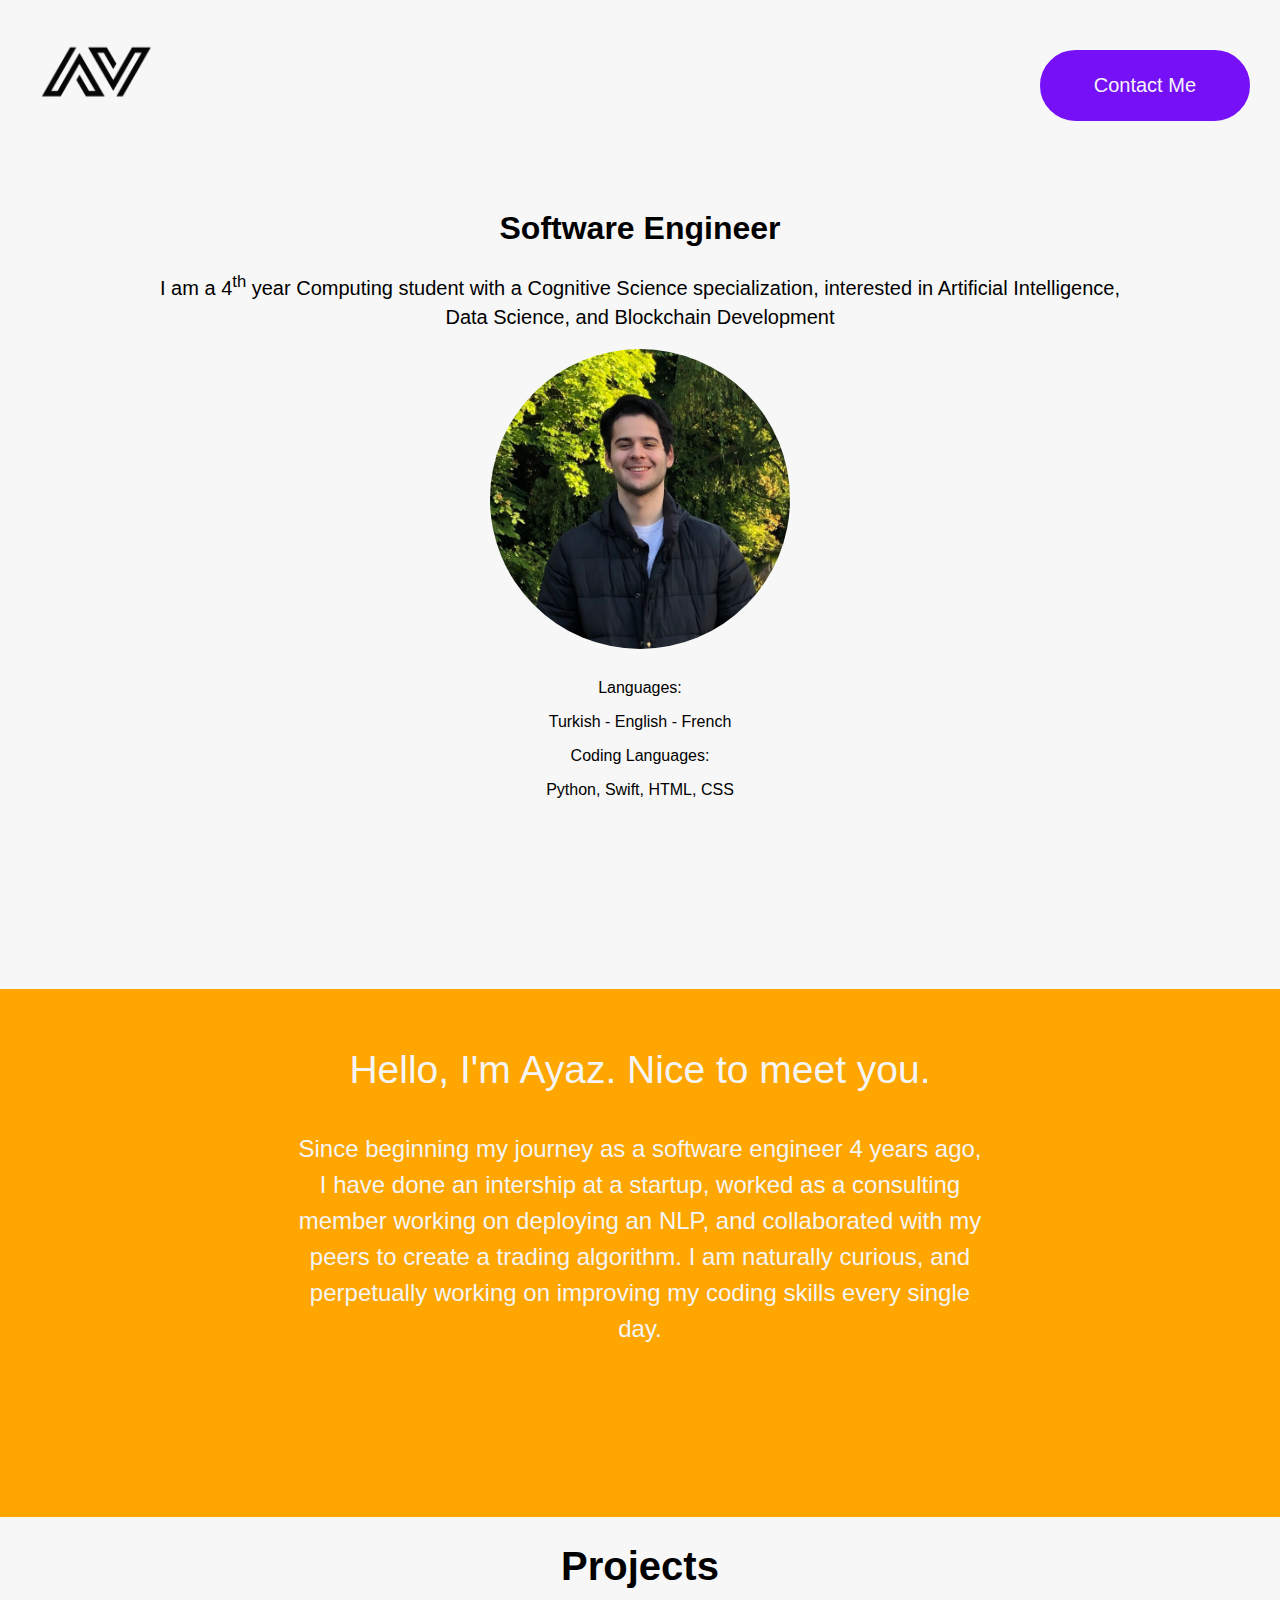
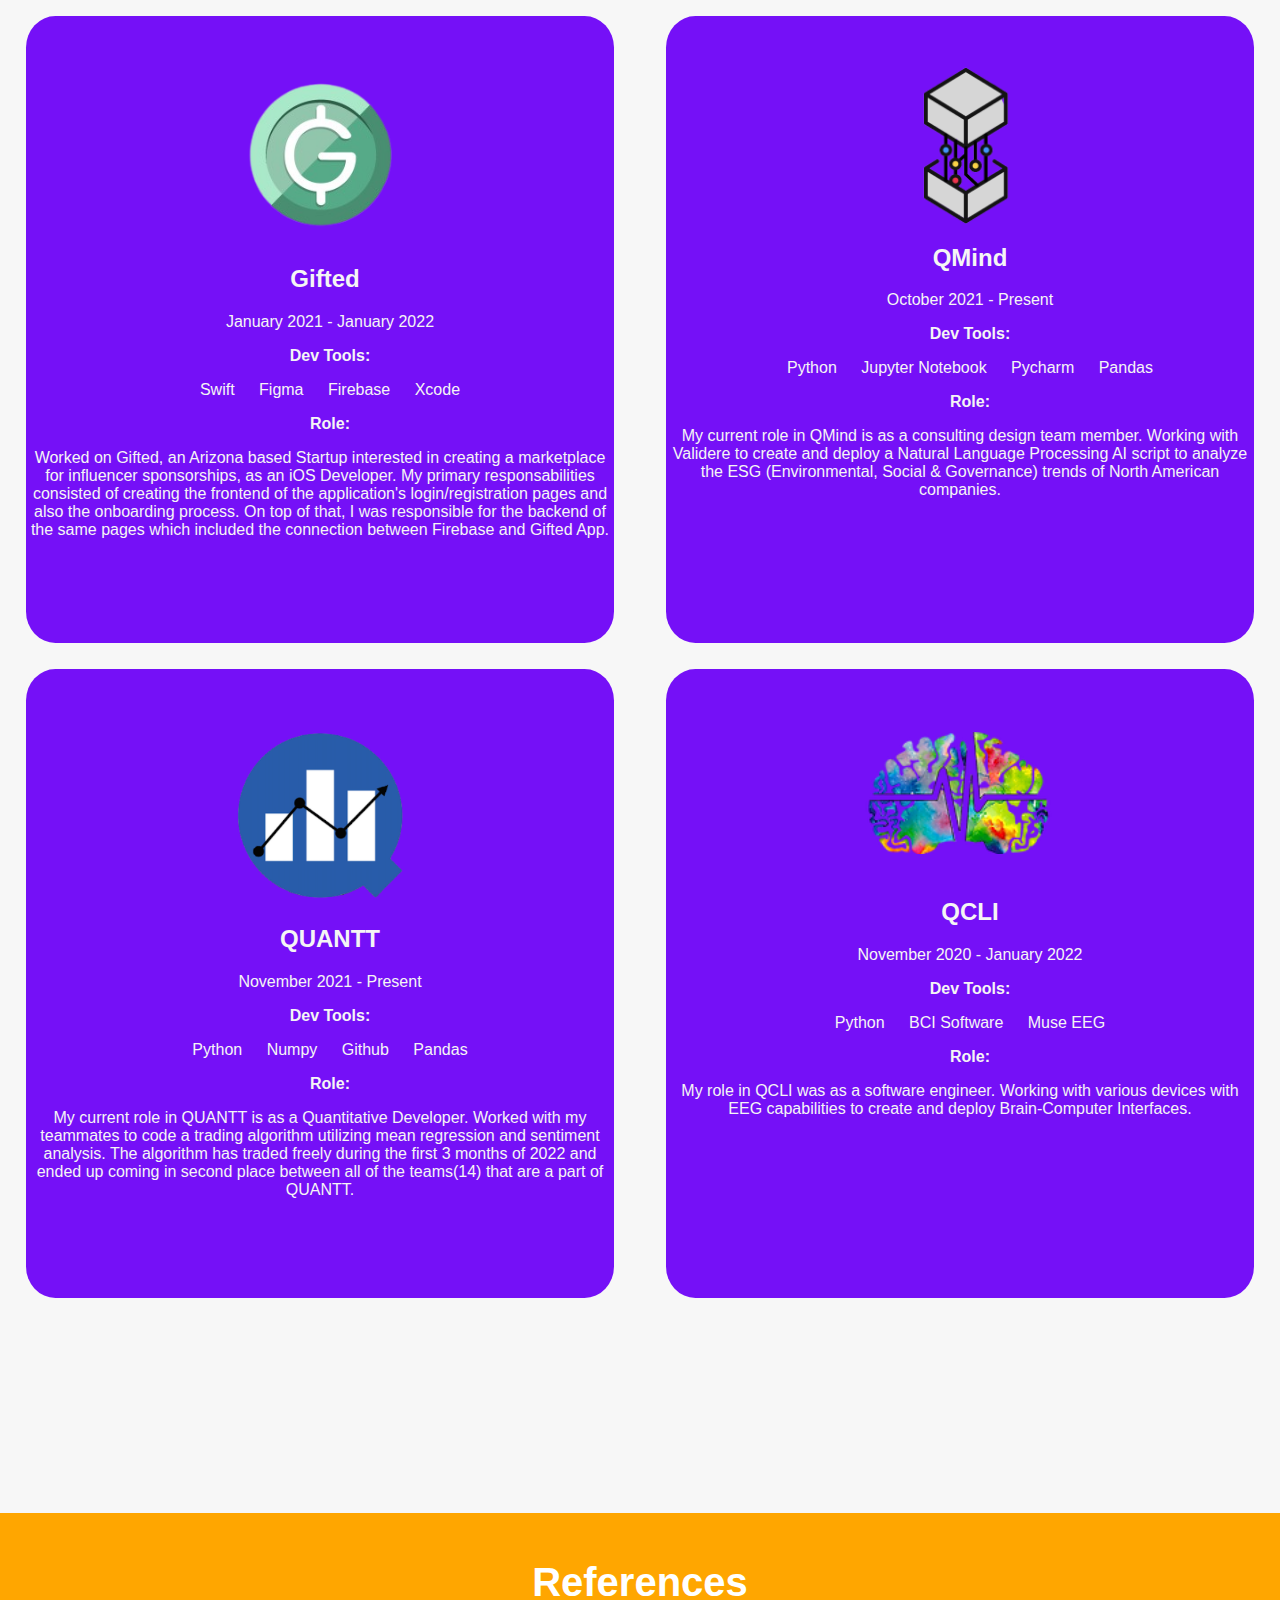
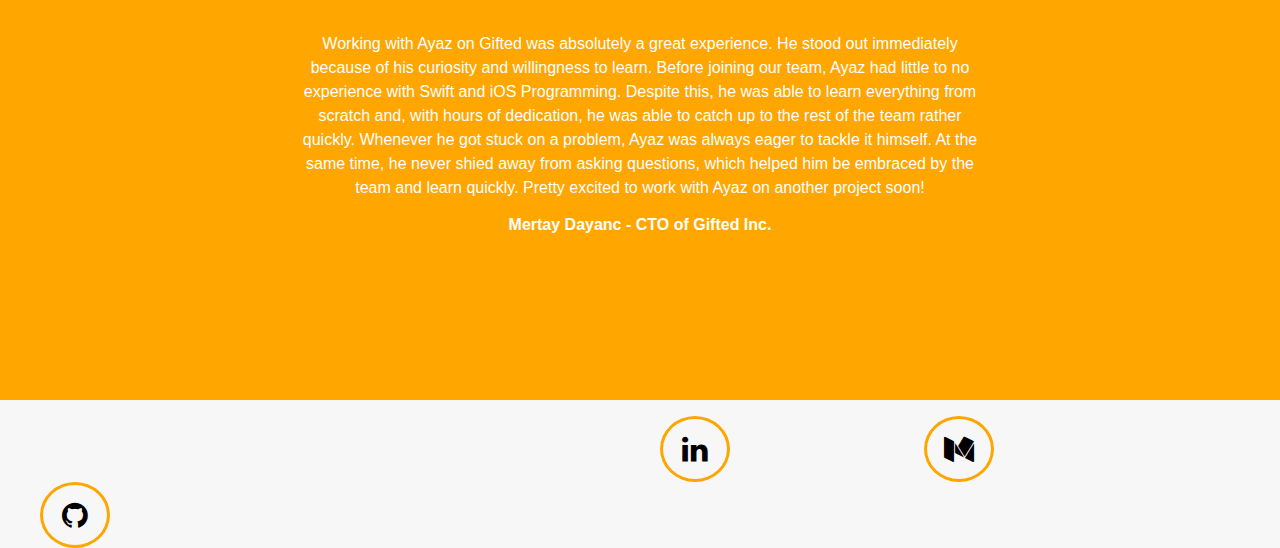
<file: index.html>
<link rel="stylesheet" href="https://cdnjs.cloudflare.com/ajax/libs/font-awesome/4.7.0/css/font-awesome.min.css">
<!DOCTYPE html>
<html>
    <head>
        <title>Ayaz Vural</title>
        <link rel="stylesheet" href="styles.css">
        <meta name="viewport" content="width=device-width, initial-scale=0.5">

    </head>
    <body>

        <div id="logo">
            
            <img  src="Assets/ayaz_vural_logo.png" width="120">
        </div>

        <div>
            <a href="contact_me.html">
                <input id="contact-me-button" type="submit" value="Contact Me">
            </a>
        </div>

        <section>
            <h1 class="hero-section"> Software Engineer </h1>
            <h2 style="margin-left: 12%; margin-right: 12%;" class="second-line">I am a 4<sup>th</sup> year Computing student with a Cognitive Science specialization, interested
                in Artificial Intelligence, Data Science, and Blockchain Development
            </h2>
            <img class="profile-picture" src="Assets/hero_sec_pic.png">
            <p style="text-align: center; font-weight: 300; margin-top: 30px;">Languages: </p>
            <p style="text-align: center; font-weight: lighter;">Turkish - English - French</p>
            <p style="text-align: center;font-weight: 300;">Coding Languages:</p>
            <p style="text-align: center; font-weight: lighter;">Python, Swift, HTML, CSS</p>
        <section>

        <section class="section-2">
            <h3 class="introduction-title">Hello, I'm Ayaz. Nice to meet you.</h3>
            <h2 class="introduction-paragraph">
                Since beginning my journey as a software engineer 4 years ago, I have done an intership
at a startup, worked as a consulting member working on deploying an NLP, and collaborated
with my peers to create a trading algorithm. I am naturally curious, and perpetually working
on improving my coding skills every single day.
            </h2>
        </section>



        <section class="projects" ">
            <h1 style="text-align: center; font-size: 40px;"> Projects</h1>
        <div class="row">
            <div class="column gifted" style="background-color: #7510F7 ; border-radius: 5%; padding-top: 4%; padding-bottom: 6.5%; margin-bottom: 2%;">
                <!-- Gifted logo here-->
                <img src="Assets/gifted_logo-removebg-preview.png" style="width: 178; background-color: transparent;">
                <h2 style="background-color: transparent; padding-left: 10px;"> Gifted</h2>
                <p style="background-color: transparent; padding-left: 20px;font-weight: lighter;"> January 2021 - January 2022 </p>
                <p style="background-color: transparent; padding-left: 20px; font-weight: bold;">Dev Tools:</p>
                <ul style="background-color: transparent; padding-left: 20px;">
                    <li style="background-color: transparent; font-weight: 300;"> Swift</li>
                    <li style="background-color: transparent; padding-left: 20px;font-weight: 300;"> Figma</li>
                    <li style="background-color: transparent; padding-left: 20px;font-weight: 300;"> Firebase</li>
                    <li style="background-color: transparent; padding-left: 20px;font-weight: 300;"> Xcode</li>
                </ul>
                <p style="background-color: transparent; padding-left: 20px; font-weight: bold;"> Role: </p>
                <p style="background-color: transparent; padding-left: 5px; padding-right: 5px; font-weight: 300;">
                    Worked on Gifted, an Arizona based Startup interested in creating a marketplace for influencer
                    sponsorships, as an iOS Developer. My primary responsabilities consisted of creating the frontend of the
                    application's login/registration pages and also the onboarding process. On top of that, I was responsible
                    for the backend of the same pages which included the connection between Firebase and Gifted App.
                </p>
            </div>
            <div class="column qmind" style="background-color: #7510F7; border-radius: 5%; padding-top: 4%; padding-bottom: 10%; margin-bottom: 2%;">
                <!-- Qmind logo here-->
                <img src="Assets/QMINDlogo-removebg-preview-2.png" style="background-color: transparent; width: 100; padding-left: 2%;">
                <h2 style="background-color: transparent; padding-left: 20px;"> QMind</h2>
                <p style="background-color: transparent; padding-left: 20px; font-weight: lighter;"> October 2021 - Present</p>
                <p style="background-color: transparent; padding-left: 20px; font-weight: bold;">Dev Tools:</p>
                <ul style="background-color: transparent; padding-left: 20px;">
                    <li style="background-color: transparent; font-weight: 300;"> Python</li>
                    <li style="background-color: transparent; padding-left: 20px;font-weight: 300;"> Jupyter Notebook</li>
                    <li style="background-color: transparent; padding-left: 20px;font-weight: 300;"> Pycharm</li>
                    <li style="background-color: transparent; padding-left: 20px;font-weight: 300;"> Pandas</li>
                </ul>
                <p style="background-color: transparent; padding-left: 20px; font-weight: bold;"> Role: </p>
                <p style="background-color: transparent; padding-left: 5px; padding-right: 5px; font-weight: 300;">
                    My current role in QMind is as a consulting design team member. Working with Validere
                    to create and deploy a Natural Language Processing AI script to analyze the ESG (Environmental, Social & Governance)
                    trends of North American companies.
                </p>
            </div>
        </div>

        <div class="row">
            <div class="column quantt" style="background-color:#7510F7;border-radius: 5%; padding-top: 4%; padding-bottom: 6.5%; margin-bottom: 2%;">
                <img src="Assets/Screen_Shot_2022-01-19_at_2.05.45_PM-removebg-preview.png" style="background-color: transparent; width: 178">
                <h2 style="background-color: transparent; padding-left: 20px;"> QUANTT</h2>
                <p style="background-color: transparent; padding-left: 20px; font-weight: lighter;"> November 2021 - Present</p>
                <p style="background-color: transparent; padding-left: 20px; font-weight: bold;">Dev Tools:</p>
                <ul style="background-color: transparent; padding-left: 20px;">
                    <li style="background-color: transparent; font-weight: 300;"> Python</li>
                    <li style="background-color: transparent; padding-left: 20px;font-weight: 300;"> Numpy</li>
                    <li style="background-color: transparent; padding-left: 20px;font-weight: 300;"> Github</li>
                    <li style="background-color: transparent; padding-left: 20px;font-weight: 300;"> Pandas</li>
                </ul>
                <p style="background-color: transparent; padding-left: 20px; font-weight: bold;"> Role: </p>
                <p style="background-color: transparent; padding-left: 5px; padding-right: 5px; font-weight: 300;">
                    My current role in QUANTT is as a Quantitative Developer. Worked with my teammates to code a trading algorithm utilizing
                    mean regression and sentiment analysis. The algorithm has traded freely during the first 3 months of 2022 and ended up coming
                    in second place between all of the teams(14) that are a part of QUANTT.
                </p>
            </div>
            <div class="column qcli " style="background-color:#7510F7; border-radius: 5%; padding-top: 4%; padding-bottom: 6.5%; margin-bottom: 2%;">
                <img src="Assets/qcli_logo.png" style="background-color: transparent; width: 200; padding-bottom: 4%; padding-top: 2%;">
                <h2 style="background-color: transparent; padding-left: 20px;"> QCLI</h2>
                <p style="background-color: transparent; padding-left: 20px; font-weight: lighter;"> November 2020 - January 2022</p>
                <p style="background-color: transparent; padding-left: 20px; font-weight: bold;">Dev Tools:</p>
                <ul style="background-color: transparent; padding-left: 20px;">
                    <li style="background-color: transparent; font-weight: 300;"> Python</li>
                    <li style="background-color: transparent; padding-left: 20px;font-weight: 300;"> BCI Software</li>
                    <li style="background-color: transparent; padding-left: 20px;font-weight: 300;"> Muse EEG</li>

                </ul>
                <p style="background-color: transparent; padding-left: 20px; font-weight: bold;"> Role: </p>
                <p style="background-color: transparent; padding-left: 5px; padding-right: 5px; font-weight: 300;">
                    My role in QCLI was as a software engineer. Working with various devices with EEG capabilities
                    to create and deploy Brain-Computer Interfaces.
                </p>
            </div>
        </div>
        </section>

        <section class="section-3">
            <h1 style="text-align: center; font-size: 40px; background-color: transparent; color: white;;">References</h1>
            <p class="reference-text" style="background-color: transparent; color: white;">Working with Ayaz on Gifted was absolutely a great experience. He stood out immediately
                because of his curiosity and willingness to learn. Before joining our team, Ayaz had
                little to no experience with Swift and iOS Programming. Despite this, he was able to
                learn everything from scratch and, with hours of dedication, he was able to catch up
                to the rest of the team rather quickly. Whenever he got stuck on a problem, Ayaz was
                always eager to tackle it himself. At the same time, he never shied away from asking
                questions, which helped him be embraced by the team and learn quickly. Pretty excited
                to work with Ayaz on another project soon!</p>
            <p style="font-weight: 600; text-align: center; background-color: transparent; color: white;"> Mertay Dayanc - CTO of Gifted Inc.</p>
        </section>



        <footer>
            <ul class="social-media">
                <li> <a target="_blank" href="https://www.linkedin.com/in/ayazvural/" class="fa fa-linkedin"></a> </li>
                <li> <a target= "_blank" href="https://medium.com/@ayazvural" class="fa fa-medium"></a> </li>
                <li> <a target="_blank" href="https://github.com/ayazzy" class="fa fa-github"></a></li>
                
            </ul>

        </footer>



    </body>

</html>
</file>
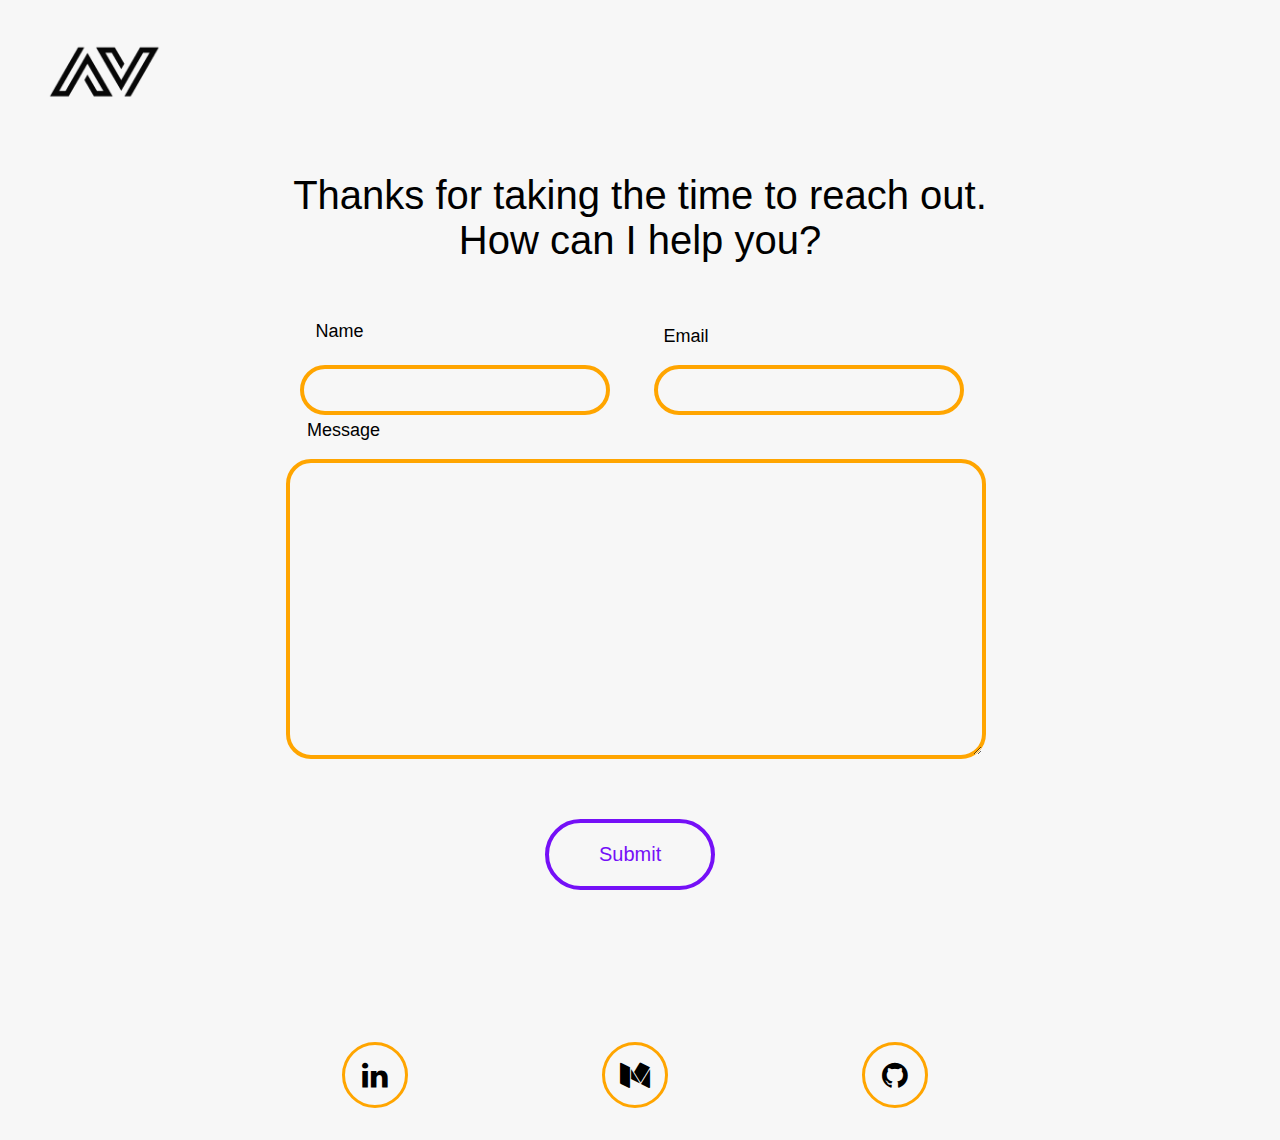
<file: contact_me.html>
<!-- Add icon library -->
<link rel="stylesheet" href="https://cdnjs.cloudflare.com/ajax/libs/font-awesome/4.7.0/css/font-awesome.min.css">




<!DOCTYPE html>
<html>
    <head>
        <title> Say Hello | Ayaz Vural</title>
        <link rel="stylesheet" href="contact_styles.css">
        <meta name="Description" content="This is a description">
    </head>

    <body>
        <div>
        <div>
            <div id="logo">
                <a href="index.html"><img  src="Assets/ayaz_vural_logo.png" width="120"> </a>
            </div>

           
        </div>

        <p id="main-text">Thanks for taking the time to reach out. <br> How can I help you?</p>
        <div id="wrapper">
            <form class="form-inline">

                    <div id="left-block" class="form-group all-of-them">
                        <p id="name-text"> Name</p>
                        <input id="name-field" class="form-control" type="text">
                    </div>

                    <div id="right-block" class="form-group all-of-them">
                        <p id="email-text"> Email </p>
                        <input id="email-field" class="form-control" type="email">
                    </div>

                    <div class="all-of-them">
                        <p id="message-text"> Message</p>
                        <textarea id="message-field"> </textarea>

                    </div>
                   
                        <button id="button" type="submit" onclick="alert('You pressed the button!')"> Submit </button>
                   
                    


            </form>




        <footer>
            <ul class="social media">
                <li> <a target="_blank" href="https://www.linkedin.com/in/ayazvural/" class="fa fa-linkedin"></a> </li>
                <li> <a target= "_blank" href="https://medium.com/@ayazvural" class="fa fa-medium"></a> </li>
                <li> <a target="_blank" href="https://github.com/ayazzy" class="fa fa-github"></a></li>
                
            </ul>
        </footer>
    </div>

    </body>
</html>
</file>
<file: styles.css>
@import url('https://fonts.googleapis.com/css2?family=Quicksand&display=swap');

/* THIS FILE CORRESPONDS TO ABOUT.HTML */ 

/* This is the everything tag, it applies to everything on the screen  */

* {
    background-color: rgb(247, 247, 247);
    font-family: -apple-system, BlinkMacSystemFont, 'Segoe UI', Roboto, Oxygen, Ubuntu, Cantarell, 'Open Sans', 'Helvetica Neue', sans-serif;
    box-sizing: border-box;

}
html, body {
    margin: 0px;
    padding: 0px;
    
}


.column {
    float: left;
    width: 46%;
   
    }

    .row {
    content: "";
    display: flex;
    clear: both;
    }


#contact-me-button {
  
    position: absolute;
    top: 50px;
    right: 30px;
    
    
    border: 4px solid;
    background-color:#7510F7 ;
    border-color: #7510F7;
    color: whitesmoke;
    border-radius: 290486px;
    padding-left: 50px;
    padding-right: 50px;
    padding-top: 20px;
    padding-bottom: 20px;
    font-size: 20px;
    
}

#logo {
    margin-top: 3%;
    margin-left: 3%;
}


.hero-section {
    font-family: -apple-system, BlinkMacSystemFont, 'Segoe UI', Roboto, Oxygen, Ubuntu, Cantarell, 'Open Sans', 'Helvetica Neue', sans-serif;
    text-align: center;
    position: relative;
    margin-top: 100px;
}

.second-line {
    font-family: -apple-system, BlinkMacSystemFont, 'Segoe UI', Roboto, Oxygen, Ubuntu, Cantarell, 'Open Sans', 'Helvetica Neue', sans-serif;
    text-align: center;
    font-size: 20px;
    font-weight: 300;
    line-height: 1.5;
}

.profile-picture {
    border-radius: 50%;
    width: 300;
    display: block;
    margin-left: auto;
    margin-right: auto;
}


.back-button {
    margin-top: -6.8%;
    margin-left: 95%;
}




.section-2 {
    background-color: rgb(255, 166, 0);
    margin-top: 190px;
    padding: 20px;
    padding-bottom: 150px;
}

.section-3 {
    background-color: rgb(255, 166, 0);
    margin-top: 190px;
    padding: 20px;
    padding-bottom: 150px;
}

.introduction-title {
    background-color: transparent;
    color: whitesmoke;
    font-size: 39px;
    font-weight:lighter;
    text-align: center;
    font-family: -apple-system, BlinkMacSystemFont, 'Segoe UI', Roboto, Oxygen, Ubuntu, Cantarell, 'Open Sans', 'Helvetica Neue', sans-serif;
    
    
}

.introduction-paragraph {
    background-color: transparent;
    color: whitesmoke;
    text-align: center;
    margin-left: 22%;
    margin-right: 22%;
    font-weight: 200;
    line-height: 1.5;
}

.reference-text {
    background-color: transparent;
    color: whitesmoke;
    text-align: center;
    margin-left: 22%;
    margin-right: 22%;
    font-weight: 200;
    line-height: 1.5;
}
.gifted {
    color: whitesmoke;
    text-align: center !important;
    margin-left: 2%;
    margin-right: 4%;
    min-width: 45%;
}

.qmind {
    color: whitesmoke;
    text-align: center !important;
    min-width: 45%;

}

.quantt {
    color: whitesmoke;
    text-align: center !important;
    margin-left: 2%;
    margin-right: 4%;
    min-width: 45%;
}

.qcli {
    color: whitesmoke;
    text-align: center !important;
    min-width: 45%;
}




li {
    display: inline-block;
    
    
    
}
   
footer {
    
    bottom: 20px;
    width: 100%;
    height: 90px;
    
    
}
.fa {
    
    padding: 15px;
    margin-right: 190px;
    font-size: 30px;
    width: 70px;
    text-align: center;
    text-decoration: none;
    border-radius: 90%;
    color: black;
    border-color: orange;
    border: 3px solid;
    border-color: orange;
    
    
  }






.fa-linkedin{
    margin-left: 620px;

}
</file>
<file: contact_styles.css>
* {
    font-family: -apple-system, BlinkMacSystemFont, sans-serif;
    background-color: rgb(247, 247, 247);
}

body html {
    padding: 10px;
    margin: 10px;
    font-family: -apple-system, BlinkMacSystemFont, 'Segoe UI', Roboto, Oxygen, Ubuntu, Cantarell, 'Open Sans', 'Helvetica Neue', sans-serif;
}

#logo {
    margin-top: 3%;
    margin-left: 3%;
}

#back-button {
    margin-top: -6.8%;
    margin-left: 95%;
}

#main-text {
    
    text-align: center;
    margin-top: 5%;
    font-family: -apple-system, BlinkMacSystemFont, 'Segoe UI', Roboto, Oxygen, Ubuntu, Cantarell, 'Open Sans', 'Helvetica Neue', sans-serif;
    font-size: 40px;
}

#name-text {
    position: relative;
    left: 5%;
    font-size: 18px;
    padding-bottom: 5px;
}
#name-field {
    width: 310px;
    height: 50px;
    border-radius: 25px;
    border: 4px solid orange;
    font-size: 20px;
    padding-left: 20px;
}
#email-text {
    position: relative;
    left: 14%;
    font-size: 18px;

}
#email-field {
    width: 310px;
    height: 50px;
    border-radius: 25px;
    border: 4px solid orange;
    padding-left: 20px;
    font-size: 20px;
    margin-left: 40px; 
}


#message-text {
    position: relative;
    left: 21%;
    margin-top: 5px;
    font-size: 18px;
}


#message-field {
    height: 300px;
    width: 700px;
    border-radius: 25px;
    border: 4px solid orange;
    position: relative;
    left: 18%;
    padding-left: 20px;
    font-size: 18px;
}




.form-inline {
    display: inline-block;   
}


.form-group {
    display: inline-block;
    position: relative;
    left: 20%;   
}

    
#wrapper {
    margin-left:auto;
    margin-right:auto;
    width:960px;
}
    
    
footer {
    text-align: center;
    bottom: 20px;
    width: 100%;
    height: 90px; 
}


li {
    display: inline-block;   
}
    
    
.fa {
    
    padding: 15px;
    margin-right: 190px;
    font-size: 30px;
    width: 30px;
    text-align: center;
    text-decoration: none;
    border-radius: 90%;
    color: black;
    border-color: orange;
    border: 3px solid;
    border-color: orange;
    
  }


.fa-linkedin {
    margin-left: 140px;
}




#button {
    margin-top: 60px;
    margin-left: 55%;
    margin-bottom: 120px;
    border: 4px solid;
    background-color: transparent;
    border-color: #7510F7;
    color: #7510F7;
    border-radius: 290486px;
    padding-left: 50px;
    padding-right: 50px;
    padding-top: 20px;
    padding-bottom: 20px;
    font-size: 20px;
    text-align: center;
    
  
    
    
}
</file>
